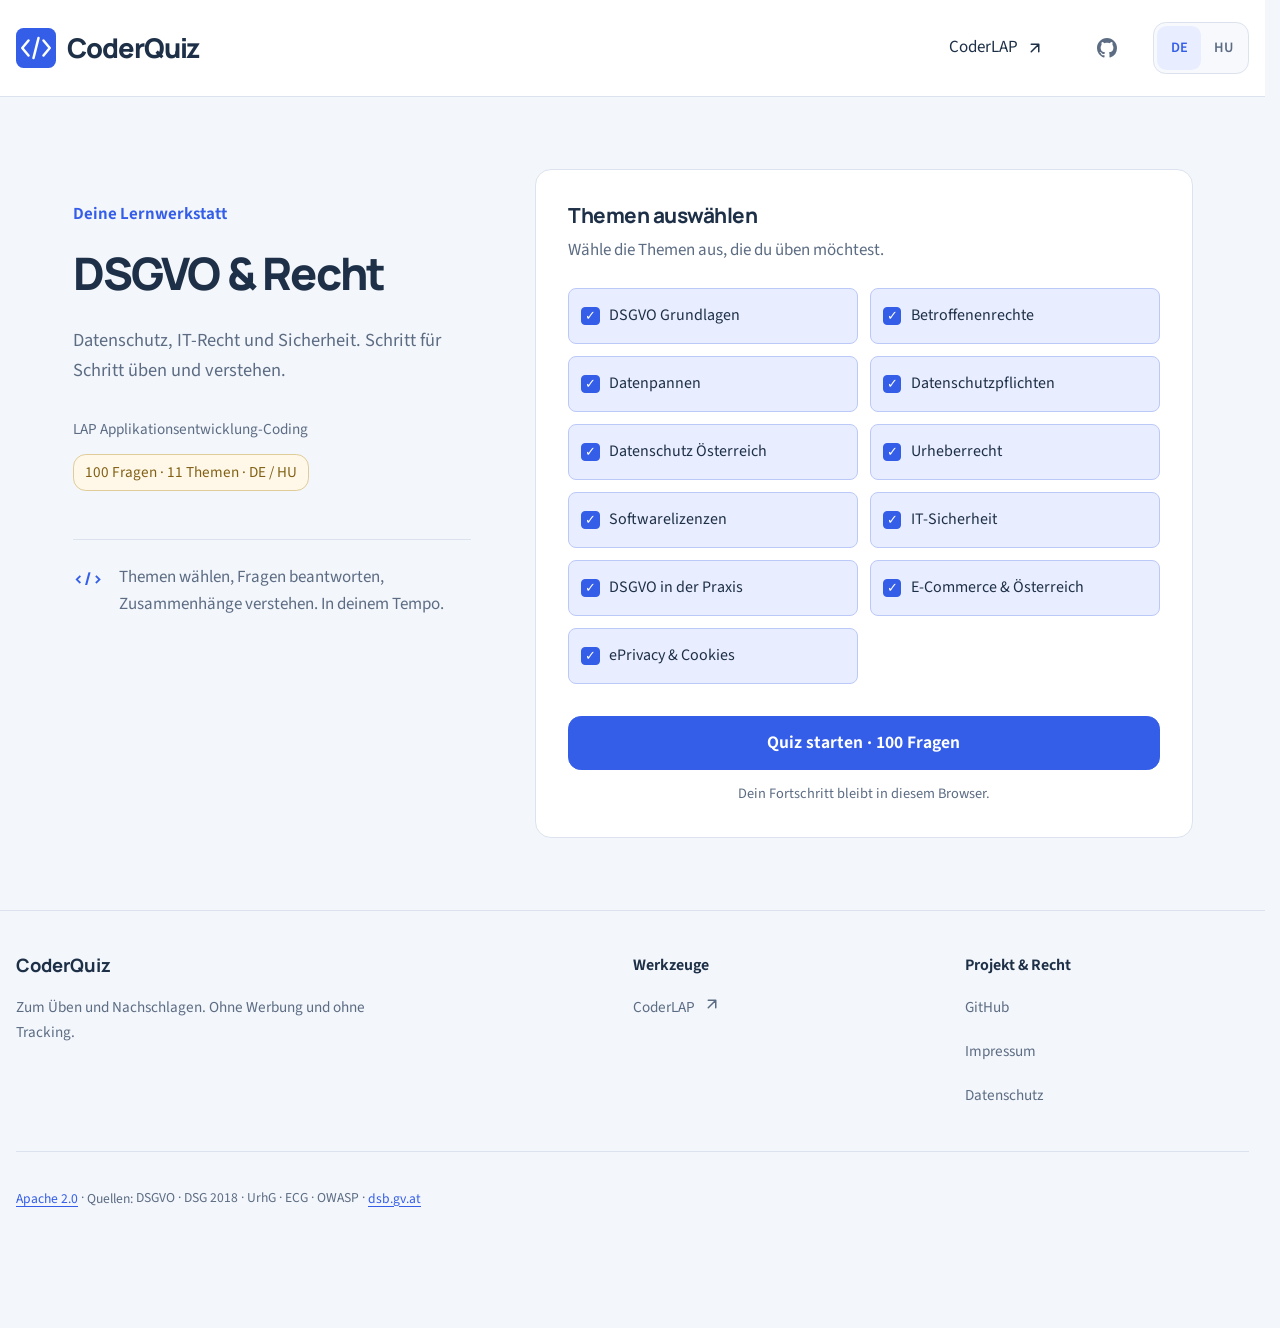
<file: index.html>
<!DOCTYPE html>
<html lang="de">
<head>
  <meta charset="UTF-8" />
  <meta name="viewport" content="width=device-width, initial-scale=1.0, viewport-fit=cover" />
  <meta name="theme-color" content="#f3f6fb" />
  <title>CoderQuiz – DSGVO LAP Applikationsentwicklung</title>
  <meta name="description" content="Lernquiz zur Vorbereitung auf die LAP Applikationsentwicklung-Coding: DSGVO, Urheberrecht, IT-Sicherheit, Österreich/EU-Recht." />
  <link rel="stylesheet" href="style.css" />
  <link rel="stylesheet" href="assets/workshop-frame.css" />
  <link rel="icon" href="favicon.ico" type="image/x-icon" sizes="16x16 32x32 48x48" />
  <link rel="icon" href="assets/logo.svg" type="image/svg+xml" sizes="any" />
  <link rel="apple-touch-icon" href="apple-touch-icon.png" sizes="180x180" />
</head>
<body>
  <header class="site-header">
    <div class="header-inner">
      <a id="logo-link" class="brand" href="#">
        <img src="assets/logo.svg" width="40" height="40" alt="" />
        <span>CoderQuiz</span>
      </a>
      <nav class="header-actions" aria-label="Navigation">
        <div class="frame-page-links">
          <!-- catalog navigation -->
          <a class="lap-link" data-lap-link href="https://coderlap.com">CoderLAP <svg class="frame-icon" viewBox="0 0 24 24" fill="none" stroke="currentColor" stroke-width="2" stroke-linecap="round" stroke-linejoin="round" aria-hidden="true"><path d="M7 7h10v10M7 17 17 7"/></svg></a>
        </div>
        <a class="github-link" href="https://github.com/goAuD/CoderQuiz" aria-label="GitHub">
          <svg class="site-github-icon" width="20" height="20" viewBox="0 0 16 16" fill="currentColor" aria-hidden="true">
              <path d="M8 0C3.58 0 0 3.58 0 8c0 3.54 2.29 6.53 5.47 7.59.4.07.55-.17.55-.38 0-.19-.01-.82-.01-1.49-2.01.37-2.53-.49-2.69-.94-.09-.23-.48-.94-.82-1.13-.28-.15-.68-.52-.01-.53.63-.01 1.08.58 1.23.82.72 1.21 1.87.87 2.33.66.07-.52.28-.87.51-1.07-1.78-.2-3.64-.89-3.64-3.95 0-.87.31-1.59.82-2.15-.08-.2-.36-1.02.08-2.12 0 0 .67-.21 2.2.82.64-.18 1.32-.27 2-.27s1.36.09 2 .27c1.53-1.04 2.2-.82 2.2-.82.44 1.1.16 1.92.08 2.12.51.56.82 1.27.82 2.15 0 3.07-1.87 3.75-3.65 3.95.29.25.54.73.54 1.48 0 1.07-.01 1.93-.01 2.2 0 .21.15.46.55.38A8.01 8.01 0 0016 8c0-4.42-3.58-8-8-8z"/>
            </svg>
        </a>
        <div class="lang-switcher" role="group" aria-label="Sprache / Nyelv">
          <button class="lang-btn" data-lang="de" lang="de" aria-label="Deutsch">DE</button>
          <button class="lang-btn" data-lang="hu" lang="hu" aria-label="Magyar">HU</button>
        </div>
      </nav>
    </div>
  </header>
  <!-- page content -->
  <section id="quiz-loading" class="loading-panel" aria-label="Quiz" hidden>
    <p id="quiz-loading-status" role="status">
      <span lang="de">Das Quiz wird geladen.</span>
      <span lang="hu" hidden>A kvíz betöltése folyamatban.</span>
    </p>
    <div id="quiz-loading-content" aria-busy="true">
      <div id="quiz-skeleton" class="loading-layout" aria-hidden="true">
        <div class="skeleton-intro">
          <div class="skeleton-bar skeleton-short"></div>
          <div class="skeleton-bar skeleton-title"></div>
          <div class="skeleton-bar"></div>
          <div class="skeleton-bar skeleton-short"></div>
        </div>
        <div class="card skeleton-card">
          <div class="skeleton-bar skeleton-title"></div>
          <div class="skeleton-bar skeleton-short"></div>
          <div class="topic-chips">
            <div class="skeleton-bar skeleton-control"></div>
            <div class="skeleton-bar skeleton-control"></div>
            <div class="skeleton-bar skeleton-control"></div>
            <div class="skeleton-bar skeleton-control"></div>
          </div>
          <div class="skeleton-bar skeleton-control"></div>
        </div>
      </div>
      <div id="quiz-load-error" class="card" hidden>
        <p role="alert">
          <span lang="de">Das Quiz konnte nicht geladen werden. Prüfe deine Verbindung und versuche es erneut.</span>
          <span lang="hu" hidden>Nem sikerült betölteni a kvízt. Ellenőrizd a kapcsolatot, majd próbáld újra.</span>
        </p>
        <button id="quiz-reload" class="primary-btn" type="button">
          <span lang="de">Erneut laden</span>
          <span lang="hu" hidden>Újratöltés</span>
        </button>
      </div>
    </div>
  </section>
  <p id="session-notice" class="session-notice" role="status" hidden></p>
  <main id="setup-screen" class="setup-layout hidden">
    <section class="setup-intro" aria-labelledby="module-title">
      <p class="eyebrow" data-i18n="workshopLabel"></p>
      <h1 id="module-title"></h1>
      <p class="subtitle" id="quiz-subtitle"></p>
      <div id="module-meta" class="module-meta"></div>
      <div class="practice-note">
        <span class="note-mark" aria-hidden="true">&lt;/&gt;</span>
        <p data-i18n="practiceNote"></p>
      </div>
    </section>
    <section class="card setup-card" aria-labelledby="setup-heading">
      <h2 id="setup-heading" tabindex="-1"></h2>
      <p id="setup-sub" class="setup-sub"></p>
      <div id="topic-chips" class="topic-chips" role="group" aria-labelledby="setup-heading"></div>
      <div class="setup-action">
        <button id="start-btn" class="primary-btn"></button>
        <p class="local-note" data-i18n="localNote"></p>
      </div>
    </section>
  </main>
  <main id="quiz-screen" class="card quiz-card hidden">
    <div class="meta-row">
      <span id="progress-text"></span>
      <span id="score-display"></span>
    </div>
    <div class="progress-track" role="progressbar" id="quiz-progress" aria-labelledby="progress-text" aria-valuemin="0">
      <div id="progress-bar" style="width:0%"></div>
    </div>
    <span class="topic-badge" id="topic-badge"></span>
    <h1 id="question-text" tabindex="-1"></h1>
    <div id="question-context"></div>
    <p class="answer-hint" data-i18n="answerHint"></p>
    <div id="answers-list" role="group" aria-labelledby="question-text"></div>
    <div id="explanation-box" class="hidden" role="status" aria-atomic="true">
      <strong id="feedback-heading"></strong>
      <p id="explanation-text"></p>
      <div id="explanation-source"></div>
    </div>
    <button id="next-btn" class="primary-btn hidden"></button>
    <button id="change-topics-btn" class="change-topics-btn" type="button" data-i18n="newRun"></button>
  </main>
  <main id="result-screen" class="card result-card hidden">
    <div class="result-header">
      <p class="eyebrow" data-i18n="workshopLabel"></p>
      <h1 id="result-heading" tabindex="-1"></h1>
      <svg class="score-ring" width="144" height="144" viewBox="0 0 120 120" aria-hidden="true">
        <circle class="ring-bg" cx="60" cy="60" r="54" />
        <circle id="score-circle" cx="60" cy="60" r="54" stroke-dasharray="339.3" stroke-dashoffset="339.3" />
        <text class="ring-text" x="60" y="57" text-anchor="middle" dominant-baseline="middle" id="ring-pct">0 %</text>
        <text class="ring-sub" x="60" y="73" text-anchor="middle" id="ring-sub-text"></text>
      </svg>
      <p class="score-numbers"><strong id="final-score"></strong> <span id="score-suffix"></span></p>
      <span id="grade-text" class="grade pass"></span>
    </div>
    <div class="wrong-section">
      <h2 id="wrong-heading"></h2>
      <div id="wrong-list"></div>
    </div>
    <button id="restart-btn" class="primary-btn"></button>
  </main>
  <noscript><p class="noscript-note">Bitte aktiviere JavaScript für das Quiz. / A kvízhez engedélyezd a JavaScriptet.</p></noscript>
  <!-- /page content -->
  <footer class="site-footer">
    <div class="footer-inner">
      <div class="footer-about">
        <a class="footer-brand" href="https://github.com/goAuD/CoderQuiz">CoderQuiz</a>
        <p data-i18n="footerNote"></p>
      </div>
      <div class="footer-group">
        <h2 data-i18n="toolsLabel"></h2>
        <a data-lap-link href="https://coderlap.com">CoderLAP <svg class="frame-icon" viewBox="0 0 24 24" fill="none" stroke="currentColor" stroke-width="2" stroke-linecap="round" stroke-linejoin="round" aria-hidden="true"><path d="M7 7h10v10M7 17 17 7"/></svg></a>
      </div>
      <div class="footer-group">
        <h2 data-i18n="projectLabel"></h2>
        <a href="https://github.com/goAuD/CoderQuiz">GitHub</a>
        <a data-legal-link="imprint" data-i18n="imprint" href="https://coderlap.com/imprint/">Impressum</a>
        <a data-legal-link="privacy" data-i18n="privacy" href="https://coderlap.com/privacy/">Datenschutz</a>
      </div>
      <p class="sources"><a href="LICENSE">Apache 2.0</a> · <span data-i18n="sourcesLabel"></span> DSGVO · DSG 2018 · UrhG · ECG · OWASP · <a href="https://www.dsb.gv.at">dsb.gv.at</a></p>
    </div>
  </footer>
  <button id="back-to-top" class="back-to-top" type="button" hidden aria-label="Zurück nach oben">
    <svg class="frame-icon" viewBox="0 0 24 24" fill="none" stroke="currentColor" stroke-width="2" stroke-linecap="round" stroke-linejoin="round" aria-hidden="true"><path d="m5 12 7-7 7 7M12 19V5"/></svg>
  </button>
  <script src="assets/page-effects.js"></script>
  <script src="i18n.js" defer data-quiz-resource></script>
  <script src="questions.js" defer data-quiz-resource></script>
  <script src="app.js" defer data-quiz-resource></script>
</body>
</html>
</file>
<file: style.css>
/* Local Latin and Latin Extended subsets; ranges follow each font cmap. */
@font-face {
  font-family: "Manrope";
  src: url("assets/fonts/manrope-xn7gYHE41ni1AdIRggexSg.woff2") format("woff2");
  font-style: normal;
  font-weight: 200 800;
  font-display: swap;
  unicode-range: U+000D, U+0020-007E, U+00A0-00FF, U+0102, U+0131, U+0152-0153, U+02C6, U+02DA, U+02DC, U+2013-2014, U+2018-201A, U+201C-201E, U+2022, U+2026, U+2039-203A, U+2044, U+20AC, U+2122, U+2191, U+2193, U+2212, U+2215;
}

@font-face {
  font-family: "Manrope";
  src: url("assets/fonts/manrope-xn7gYHE41ni1AdIRggmxSuXd.woff2") format("woff2");
  font-style: normal;
  font-weight: 200 800;
  font-display: swap;
  unicode-range: U+000D, U+0020, U+0041, U+00A0, U+00C1, U+0100-0113, U+0116-012B, U+012E-0130, U+0134-0137, U+0139-013E, U+0141-0148, U+014A-014D, U+0150-0151, U+0154-017E, U+0192, U+01A0-01A1, U+01AF-01B0, U+0218-021B, U+0259, U+02C7, U+02DD, U+1E80-1E85, U+1E9E, U+1EF2-1EF9, U+2020, U+20A3, U+20A9-20AB, U+20AE, U+20B1, U+20B4, U+20B9-20BA, U+20BD, U+20BF;
}

@font-face {
  font-family: "Source Sans 3";
  src: url("assets/fonts/source-sans-3-nwpStKy2OAdR1K-IwhWudF-R3w8aZQ.woff2") format("woff2");
  font-style: normal;
  font-weight: 200 800;
  font-display: swap;
  unicode-range: U+0020-007E, U+00A0-00FF, U+0131, U+0152-0153, U+02BB-02BC, U+02C6, U+02DA, U+02DC, U+0300-0301, U+0303-0304, U+0308-0309, U+0323, U+0329, U+2009, U+200B, U+2013-2014, U+2018-201A, U+201C-201E, U+2022, U+2026, U+2032-2033, U+2039-203A, U+2044, U+20AC, U+2122, U+2191, U+2193, U+2212, U+2215, U+FEFF;
}

@font-face {
  font-family: "Source Sans 3";
  src: url("assets/fonts/source-sans-3-nwpStKy2OAdR1K-IwhWudF-R3wEaZfrc.woff2") format("woff2");
  font-style: normal;
  font-weight: 200 800;
  font-display: swap;
  unicode-range: U+0020, U+0041-0042, U+00A0, U+0100-0130, U+0132-0151, U+0154-0181, U+0186, U+018A, U+018D-0190, U+0192-0194, U+0196-0197, U+019A-019B, U+019E, U+01A0-01A1, U+01AF-01B1, U+01B7, U+01BF-01C3, U+01CD-01DD, U+01E2-01E7, U+01EA-01EB, U+01EE-01F0, U+01F4-01F5, U+01F7-0201, U+0204-0205, U+0208-0209, U+020C-020D, U+0218-0220, U+0222-0223, U+0226-0227, U+0237, U+023A-023E, U+0241-0245, U+0248-0249, U+0250-027B, U+027D-0285, U+0287-0292, U+0294-0295, U+0298-0299, U+029B-029F, U+02A1-02A8, U+02B0-02B4, U+02B7-02B9, U+02BC-02C1, U+02C7-02CC, U+02D0-02D7, U+02DD-02DE, U+02E0-02E4, U+02ED, U+0300-0301, U+0303-0304, U+0308-0309, U+0323, U+0329, U+1D25, U+1D2C, U+1D2E, U+1D30-1D31, U+1D33-1D3A, U+1D3C, U+1D3E-1D43, U+1D47-1D4B, U+1D4D, U+1D4F-1D52, U+1D56-1D58, U+1D5B, U+1D6F-1D70, U+1D79, U+1D7B, U+1D7F, U+1D9C, U+1DA0, U+1DAC, U+1DAE, U+1DB0, U+1DBB, U+1DBF, U+1E02-1E03, U+1E06-1E07, U+1E0A-1E11, U+1E16-1E17, U+1E1E-1E2B, U+1E32-1E3B, U+1E3E-1E49, U+1E52-1E53, U+1E56-1E63, U+1E66-1E67, U+1E6A-1E6F, U+1E72-1E73, U+1E7E-1E85, U+1E8E-1E97, U+1E9E-1E9F, U+1EF2-1EF9, U+2020, U+20A1, U+20A3-20A4, U+20A6-20A7, U+20A9, U+20AB, U+20AE, U+20B1-20B2, U+20B4-20B5, U+20B8-20BA, U+20BD, U+2113, U+2C60-2C62, U+2C65-2C66, U+2C71, U+2C7D, U+A722-A725, U+A74E-A74F, U+A75A-A75B, U+A764-A765, U+A779-A787, U+A789, U+A7AD-A7AE, U+A7B3, U+A7B5, U+A7F2-A7F4;
}

/* Műhely: shared palette, type and radii from CoderLAP. No build or CDN. */
:root {
  color-scheme: light;
  --color-bg: #f3f6fb;
  --color-surface: #ffffff;
  --color-surface-raised: #e8eef8;
  --color-surface-soft: #f7f9fd;
  --color-text: #1e3047;
  --color-text-muted: #5c6c83;
  --color-accent: #345ee8;
  --color-accent-hover: #2549c5;
  --color-accent-soft: #e8edff;
  --color-accent-border: #bbc9f8;
  --color-border: #dce3ee;
  --color-correct: #246647;
  --color-correct-soft: #eef8f2;
  --color-incorrect: #a13937;
  --color-incorrect-soft: #fff3f0;
  --color-progress: #806014;
  --color-progress-soft: #fff8e8;
  --color-progress-border: #e0cc99;
  --font-body: "Source Sans 3", "Segoe UI", sans-serif;
  --font-heading: "Manrope", "Segoe UI", sans-serif;
  --radius-sm: .5rem;
  --radius-md: .8rem;
  --radius-lg: 1rem;
  --space-1: .25rem;
  --space-2: .5rem;
  --space-3: .75rem;
  --space-4: 1rem;
  --space-5: 1.5rem;
  --space-6: 2rem;
  --space-7: 3rem;
  --touch-target: 2.75rem;
  --content-width: 70rem;
  --motion-reveal-duration: 360ms;
  --motion-reveal-offset: .375rem;
  --motion-ease: cubic-bezier(.2, .7, .3, 1);
  --motion-skeleton-duration: 1400ms;
  --page-left: max(1.25rem, env(safe-area-inset-left, 0px));
  --page-right: max(1.25rem, env(safe-area-inset-right, 0px));
  --floating-button-bottom: calc(var(--space-4) + env(safe-area-inset-bottom, 0px));
  --floating-button-clearance: calc(var(--touch-target) + var(--floating-button-bottom) + var(--space-4));
}
*, *::before, *::after {
  box-sizing: border-box;
}
html {
  scrollbar-gutter: stable;
}
body {
  margin: 0;
  min-width: 0;
  min-height: 100vh;
  display: flex;
  flex-direction: column;
  background: var(--color-bg);
  color: var(--color-text);
  font: 1.0625rem/1.6 var(--font-body);
  text-rendering: optimizeLegibility;
}
button, a {
  -webkit-tap-highlight-color: transparent;
  touch-action: manipulation;
}
button {
  font: inherit;
  cursor: pointer;
}
button:disabled {
  cursor: default;
}
a {
  color: var(--color-accent);
  text-underline-offset: .2em;
}
:focus-visible {
  outline: 3px solid var(--color-accent);
  outline-offset: 4px;
}
[tabindex="-1"]:focus {
  outline: none;
}
h1, h2, h3, p {
  margin: 0;
}
h1, h2, h3 {
  font-family: var(--font-heading);
  line-height: 1.3;
}
h1 {
  font-size: clamp(1.8rem, 3.6vw, 2.8rem);
  font-weight: 800;
  letter-spacing: -.04em;
}
h2 {
  font-size: 1.3rem;
  font-weight: 750;
  letter-spacing: -.025em;
}
.hidden, [hidden] {
  display: none !important;
}
.site-header {
  background: var(--color-surface);
  border-bottom: 1px solid var(--color-border);
  padding-top: env(safe-area-inset-top, 0px);
}
.header-inner, .footer-inner {
  width: 100%;
  margin-inline: auto;
  padding-inline: var(--page-left) var(--page-right);
}
.header-inner {
  min-height: 6rem;
  display: flex;
  align-items: center;
  justify-content: space-between;
  gap: var(--space-5);
  padding-block: var(--space-4);
}
.brand {
  display: inline-flex;
  align-items: center;
  gap: .7rem;
  font: 800 1.7rem/1.2 var(--font-heading);
  color: var(--color-text);
  text-decoration: none;
  letter-spacing: -.04em;
}
.brand img {
  flex: none;
}
.header-actions {
  display: flex;
  align-items: center;
  gap: var(--space-5);
}
.lap-link {
  text-decoration: none;
  font-weight: 600;
  min-height: var(--touch-target);
  display: flex;
  align-items: center;
  gap: var(--space-2);
}
.github-link {
  display: grid;
  place-items: center;
  width: var(--touch-target);
  height: var(--touch-target);
  color: var(--color-text-muted);
  border-radius: var(--radius-sm);
}
.lang-switcher {
  display: flex;
  background: var(--color-surface-soft);
  border: 1px solid var(--color-border);
  border-radius: var(--radius-md);
  padding: 3px;
}
.lang-btn {
  min-width: var(--touch-target);
  min-height: var(--touch-target);
  border: 0;
  border-radius: .6rem;
  color: var(--color-text-muted);
  background: transparent;
  font-weight: 600;
  font-size: .9rem;
}
.lang-btn.active {
  color: var(--color-accent);
  background: var(--color-accent-soft);
}
.setup-layout {
  display: grid;
  grid-template-columns: minmax(0, .85fr) minmax(0, 1.4fr);
  gap: clamp(2rem, 5vw, 4.5rem);
  width: 100%;
  max-width: calc(var(--content-width) + var(--page-left) + var(--page-right));
  margin: 4.5rem auto;
  padding-inline: var(--page-left) var(--page-right);
  align-items: start;
}
.setup-intro {
  padding-top: var(--space-6);
}
.eyebrow {
  color: var(--color-accent);
  font-weight: 650;
  margin-bottom: var(--space-4);
}
.subtitle {
  color: var(--color-text-muted);
  margin-top: var(--space-5);
  max-width: 32ch;
  font-size: 1.15rem;
}
.module-meta {
  display: flex;
  flex-direction: column;
  align-items: flex-start;
  gap: var(--space-3);
  margin-top: var(--space-6);
}
.module-badge {
  color: var(--color-text-muted);
  font-size: .95rem;
}
.module-stats-text {
  color: var(--color-progress);
  background: var(--color-progress-soft);
  border: 1px solid var(--color-progress-border);
  padding: .35rem .7rem;
  border-radius: var(--radius-md);
  font-size: .95rem;
}
.practice-note {
  border-top: 1px solid var(--color-border);
  margin-top: var(--space-7);
  padding-top: var(--space-5);
  display: flex;
  gap: var(--space-4);
  align-items: start;
  color: var(--color-text-muted);
}
.note-mark {
  flex: none;
  color: var(--color-accent);
  font: 700 1.1rem/1.6 var(--font-heading);
}
.card {
  background: var(--color-surface);
  border: 1px solid var(--color-border);
  border-radius: var(--radius-lg);
  padding: var(--space-6);
  min-width: 0;
}
.setup-sub {
  color: var(--color-text-muted);
  margin-top: var(--space-2);
  margin-bottom: var(--space-5);
}
.topic-chips {
  display: grid;
  grid-template-columns: repeat(2, minmax(0, 1fr));
  gap: var(--space-3);
}
.topic-chip {
  position: relative;
  display: flex;
  align-items: center;
  gap: .6rem;
  padding: .75rem;
  min-height: 3.5rem;
  text-align: left;
  background: var(--color-surface-soft);
  border: 1px solid var(--color-border);
  border-radius: var(--radius-sm);
  color: var(--color-text-muted);
  font-size: 1rem;
  line-height: 1.35;
}
.topic-chip::before {
  content: "";
  display: grid;
  place-items: center;
  flex: 0 0 1.15rem;
  height: 1.15rem;
  border: 1px solid var(--color-text-muted);
  border-radius: .25rem;
  font-size: .8rem;
}
.topic-chip.active {
  color: var(--color-text);
  background: var(--color-accent-soft);
  border-color: var(--color-accent-border);
}
.topic-chip.active::before {
  content: "✓";
  background: var(--color-accent);
  color: #fff;
  border-color: var(--color-accent);
}
.setup-action {
  margin-top: var(--space-6);
}
.primary-btn {
  display: block;
  width: 100%;
  min-height: 3.25rem;
  padding: .75rem 1.25rem;
  border: 1px solid var(--color-accent);
  border-radius: var(--radius-md);
  background: var(--color-accent);
  color: #fff;
  font-weight: 650;
  font-size: 1.1rem;
  transition: background-color 140ms ease;
}
.local-note {
  text-align: center;
  margin-top: var(--space-3);
  color: var(--color-text-muted);
  font-size: .9rem;
}
.quiz-card, .result-card {
  width: calc(100% - var(--page-left) - var(--page-right));
  max-width: 50rem;
  margin: var(--space-7) auto;
  padding: clamp(1.25rem, 4vw, 3rem);
}
.meta-row {
  display: flex;
  justify-content: space-between;
  flex-wrap: wrap;
  gap: var(--space-2);
  font-size: .95rem;
  color: var(--color-text-muted);
}
#score-display {
  color: var(--color-progress);
  font-weight: 600;
}
.progress-track {
  margin-top: var(--space-3);
  height: 6px;
  border-radius: 3px;
  background: var(--color-surface-raised);
  overflow: hidden;
}
#progress-bar {
  height: 100%;
  background: var(--color-accent);
  border-radius: inherit;
  transition: width 220ms ease;
}
.topic-badge {
  display: inline-block;
  margin-top: var(--space-6);
  color: var(--color-accent);
  font-weight: 600;
  font-size: .95rem;
}
#question-text {
  font-size: clamp(1.35rem, 2.8vw, 1.8rem);
  line-height: 1.45;
  letter-spacing: -.025em;
  margin-top: var(--space-3);
  scroll-margin-top: var(--space-5);
}
.answer-hint {
  color: var(--color-text-muted);
  margin-block: var(--space-3) var(--space-5);
  font-size: .95rem;
}
#answers-list {
  display: flex;
  flex-direction: column;
  gap: var(--space-3);
}
.answer-btn {
  display: flex;
  align-items: flex-start;
  gap: var(--space-4);
  width: 100%;
  padding: var(--space-4);
  text-align: left;
  color: var(--color-text);
  background: var(--color-surface-soft);
  border: 1px solid var(--color-border);
  border-radius: var(--radius-md);
  line-height: 1.55;
}
.answer-label {
  display: grid;
  place-items: center;
  flex: 0 0 1.8rem;
  height: 1.8rem;
  border: 1px solid var(--color-border);
  border-radius: .4rem;
  font-size: .85rem;
  font-weight: 650;
  background: var(--color-surface);
}
.answer-content {
  flex: 1;
  min-width: 0;
}
.answer-status {
  display: block;
  margin-top: var(--space-2);
  font-weight: 650;
  font-size: .9rem;
}
.answer-btn.correct {
  border-color: var(--color-correct);
  background: var(--color-correct-soft);
}
.answer-btn.wrong {
  border-color: var(--color-incorrect);
  background: var(--color-incorrect-soft);
}
.correct .answer-status {
  color: var(--color-correct);
}
.wrong .answer-status {
  color: var(--color-incorrect);
}
#explanation-box {
  margin-top: var(--space-5);
  padding: var(--space-5);
  border-left: 3px solid var(--color-accent);
  border-radius: 0 var(--radius-sm) var(--radius-sm) 0;
  background: var(--color-accent-soft);
}
#feedback-heading {
  display: block;
  margin-bottom: var(--space-2);
}
#next-btn, #restart-btn {
  margin-top: var(--space-6);
}
.result-header {
  text-align: center;
}
.score-ring {
  display: block;
  margin: var(--space-6) auto var(--space-5);
}
.ring-bg, #score-circle {
  fill: none;
  stroke-width: 6;
}
.ring-bg {
  stroke: var(--color-surface-raised);
}
#score-circle {
  stroke: var(--color-accent);
  stroke-linecap: round;
  transform: rotate(-90deg);
  transform-origin: center;
  transition: stroke-dashoffset 500ms ease;
}
.ring-text {
  fill: var(--color-text);
  font: 800 24px var(--font-heading);
}
.ring-sub {
  fill: var(--color-text-muted);
  font: 12px var(--font-body);
}
.score-numbers {
  color: var(--color-text-muted);
}
.score-numbers strong {
  color: var(--color-text);
  font-size: 1.3rem;
}
.grade {
  display: inline-block;
  margin-top: var(--space-3);
  font-weight: 650;
}
.grade.pass {
  color: var(--color-correct);
}
.grade.ok, .grade.fail {
  color: var(--color-text-muted);
}
.wrong-section {
  margin-top: var(--space-7);
  padding-top: var(--space-6);
  border-top: 1px solid var(--color-border);
}
.wrong-item {
  margin-top: var(--space-5);
  padding: var(--space-5);
  background: var(--color-surface-soft);
  border: 1px solid var(--color-border);
  border-radius: var(--radius-md);
}
.wi-question {
  font-weight: 650;
  margin-bottom: var(--space-3);
}
.wi-given {
  color: var(--color-text-muted);
  margin-bottom: var(--space-2);
}
.wi-correct {
  color: var(--color-correct);
}
.wi-explanation {
  margin-top: var(--space-3);
}
.question-code::before {
  content: attr(data-language);
  display: block;
  margin-bottom: var(--space-2);
  font: 600 .75rem/1.4 var(--font-body);
  color: var(--color-text-muted);
}

.question-code {
  max-width: 100%;
  overflow-x: auto;
  margin-block: var(--space-4);
  padding: var(--space-4);
  border: 1px solid var(--color-border);
  border-radius: var(--radius-md);
  background: var(--color-bg);
  color: var(--color-text);
  font: .9rem/1.65 ui-monospace, Consolas, monospace;
  tab-size: 2;
}
.question-source {
  display: inline-block;
  margin-top: var(--space-3);
}
.wi-label {
  font-weight: 650;
}
.all-correct {
  margin-top: var(--space-4);
  color: var(--color-correct);
}
.site-footer {
  margin-top: auto;
  border-top: 1px solid var(--color-border);
  padding-block: var(--space-6) var(--floating-button-clearance);
  color: var(--color-text-muted);
  font-size: .95rem;
}
.back-to-top {
  position: fixed;
  right: var(--page-right);
  bottom: var(--floating-button-bottom);
  z-index: 20;
  display: grid;
  place-items: center;
  width: var(--touch-target);
  height: var(--touch-target);
  border: 1px solid var(--color-border);
  border-radius: 50%;
  background: var(--color-surface-raised);
  color: var(--color-text-muted);
  box-shadow: 0 2px 8px rgb(30 48 71 / 8%);
  cursor: pointer;
}
.back-to-top[hidden] { display: none; }
.back-to-top:hover, .back-to-top:focus-visible {
  color: var(--color-text);
  border-color: var(--color-accent-border);
}
.footer-inner {
  display: grid;
  grid-template-columns: 2fr 1fr 1fr;
  gap: var(--space-5) var(--space-7);
}
.footer-brand {
  font: 750 1.15rem var(--font-heading);
  text-decoration: none;
  color: var(--color-text);
}
.footer-about p {
  max-width: 38ch;
  margin-top: var(--space-2);
}
.footer-group {
  display: flex;
  flex-direction: column;
  align-items: flex-start;
}
.footer-group h2 {
  color: var(--color-text);
  font: 650 1rem var(--font-body);
  margin-bottom: var(--space-2);
}
.footer-group a {
  display: inline-flex;
  align-items: center;
  min-height: var(--touch-target);
  gap: var(--space-2);
}
.sources {
  grid-column: 1 / -1;
  border-top: 1px solid var(--color-border);
  padding-top: var(--space-5);
  font-size: .85rem;
}
.noscript-note {
  margin: var(--space-7) auto;
  padding-inline: var(--page-left) var(--page-right);
}
.session-notice {
  margin: var(--space-5) auto 0;
  padding-inline: var(--page-left) var(--page-right);
  max-width: 70rem;
  color: var(--color-text-muted);
}
@media (hover: hover) {
  .primary-btn:hover {
    background: var(--color-accent-hover);
  }
  .topic-chip:hover, .answer-btn:not(:disabled):hover {
    border-color: var(--color-accent);
  }
  .github-link:hover {
    color: var(--color-accent);
    background: var(--color-accent-soft);
  }
  .lap-link:hover {
    text-decoration: underline;
  }
}
@media (max-width: 900px) {
  .setup-layout {
    grid-template-columns: 1fr;
    gap: var(--space-6);
    margin-block: var(--space-6);
    max-width: 44rem;
  }
  .setup-intro {
    padding-top: 0;
  }
  .subtitle {
    max-width: 50ch;
    margin-top: var(--space-3);
  }
  .module-meta {
    margin-top: var(--space-4);
    gap: var(--space-2);
  }
  .practice-note {
    display: none;
  }
}
@media (max-width: 560px) {
  .header-inner {
    display: grid;
    grid-template-columns: 1fr auto;
    gap: var(--space-3) var(--space-2);
  }
  .brand {
    font-size: 1.5rem;
    grid-column: 1 / -1;
    grid-row: 1;
    justify-self: start;
  }
  .header-actions {
    display: contents;
  }
  .github-link {
    grid-column: 2;
    grid-row: 1;
    justify-self: end;
  }
  .lap-link {
    grid-column: 1;
    grid-row: 2;
    justify-self: start;
  }
  .lang-switcher {
    grid-column: 2;
    grid-row: 2;
    justify-self: end;
  }
  .setup-card {
    padding: var(--space-5);
  }
  .topic-chips {
    grid-template-columns: 1fr;
    gap: var(--space-2);
  }
  .topic-chip {
    min-height: var(--touch-target);
  }
  .quiz-card, .result-card {
    margin-block: var(--space-5);
  }
  .answer-btn {
    padding: var(--space-3);
    gap: var(--space-3);
  }
  .footer-inner {
    grid-template-columns: 1fr 1fr;
    gap: var(--space-5);
  }
  .footer-about {
    grid-column: 1 / -1;
  }
}
/* Same motion tokens as CoderLAP. Nothing is hidden while waiting for JavaScript. */
@media screen and (prefers-reduced-motion: no-preference) {
  .workshop-reveal {
    animation: workshop-reveal var(--motion-reveal-duration) var(--motion-ease);
  }
  .skeleton-bar {
    animation: workshop-skeleton var(--motion-skeleton-duration) ease-in-out infinite;
  }
}
@keyframes workshop-reveal {
  from { opacity: .65; transform: translateY(var(--motion-reveal-offset)); }
  to { opacity: 1; transform: translateY(0); }
}
@keyframes workshop-skeleton {
  50% { opacity: .45; }
}
@media (prefers-reduced-motion: reduce) {
  *, *::before, *::after {
    animation: none !important;
    transition: none !important;
    scroll-behavior: auto !important;
  }
}

.loading-panel {
  width: min(var(--content-width), calc(100% - var(--page-left) - var(--page-right)));
  margin: 3rem auto 4.5rem;
}
#quiz-loading-status { color: var(--color-text-muted); margin-bottom: var(--space-5); }
.loading-layout {
  display: grid;
  grid-template-columns: minmax(0, .85fr) minmax(0, 1.4fr);
  gap: clamp(2rem, 5vw, 4.5rem);
  align-items: start;
}
.skeleton-intro, .skeleton-card { display: grid; gap: var(--space-5); }
.skeleton-intro { padding-top: var(--space-6); }
.skeleton-bar { height: 1rem; border-radius: var(--radius-md); background: var(--color-surface-raised); }
.skeleton-short { width: 65%; }
.skeleton-title { height: 2.5rem; }
.skeleton-control { height: var(--touch-target); }
#quiz-load-error { max-width: 40rem; }
#quiz-reload { margin-top: var(--space-5); }
@media (max-width: 900px) {
  .loading-layout { grid-template-columns: 1fr; gap: var(--space-6); }
  .skeleton-intro { padding-top: 0; }
  .loading-panel { margin-block: var(--space-6); }
}

/* The catalogue uses the same local tokens and shared frame as the quiz. */
.change-topics-btn {
  display: block; margin: 1.25rem auto 0; min-height: 2.75rem; padding: .5rem .75rem;
  border: 0; background: transparent; color: var(--color-accent); text-decoration: underline;
  text-underline-offset: .2em;
}
.catalog {
  width: min(70rem, calc(100% - 2rem));
  margin: 3.5rem auto 4rem;
  flex: 1;
}
.catalog-intro { max-width: 48rem; margin-bottom: 2.5rem; }
.catalog-intro h1 { margin-block: .7rem 1rem; }
.catalog-summary { margin-top: 1.5rem; color: var(--color-accent); font-weight: 600; }
.catalog-section-heading { margin-bottom: 1.25rem; }
.catalog-section-heading p { margin-top: .5rem; color: var(--color-text-muted); }
.bank-grid { display: grid; grid-template-columns: repeat(2, minmax(0, 1fr)); gap: 1.25rem; }
.bank-card {
  display: flex; flex-direction: column; align-items: flex-start; min-width: 0;
  padding: 1.75rem; border: 1px solid var(--color-border); border-radius: 1.25rem;
  background: var(--color-surface);
}
.bank-card h3 { font-size: 1.3rem; letter-spacing: -.025em; }
.bank-description { color: var(--color-text-muted); margin-block: .75rem 1rem; }
.bank-meta { font-size: .95rem; color: var(--color-text-muted); margin-top: auto; }
.bank-open {
  display: inline-flex; align-items: center; gap: .75rem;
  min-height: 2.75rem; margin-top: 1rem; font-weight: 600;
}
.catalog-local-note { margin-top: 2rem; color: var(--color-text-muted); max-width: 46rem; }
.sr-only { position: absolute; width: 1px; height: 1px; padding: 0; margin: -1px; overflow: hidden; clip-path: inset(50%); white-space: nowrap; border: 0; }
@media (max-width: 40rem) {
  .catalog { margin-block: 2rem 3rem; }
  .bank-grid { grid-template-columns: 1fr; }
  .bank-card { padding: 1.25rem; }
}
</file>
<file: assets/workshop-frame.css>
/* Műhely frame v1. Canonical: CoderLAP/site/assets/css/workshop-frame.css.
   Keep the copies in CoderQuiz/assets and CoderCoaster/assets identical.
   Only the page frame is shared; each app owns its content and navigation. */
:root {
  --frame-left: max(1rem, env(safe-area-inset-left, 0px));
  --frame-right: max(1rem, env(safe-area-inset-right, 0px));
  --frame-bottom: calc(1rem + env(safe-area-inset-bottom, 0px));
  --frame-touch: 2.75rem;
}
:is(.site-topbar, .site-header), .site-footer {
  font: 400 1.0625rem/1.6 var(--font-body);
  letter-spacing: normal;
}
:is(.site-topbar, .site-header) {
  position: sticky;
  top: 0;
  z-index: 10;
  padding: env(safe-area-inset-top, 0px) 0 0;
  background: var(--color-surface);
  border-bottom: 1px solid var(--color-border);
}
:is(.site-topbar__inner, .header-inner, .site-footer__inner, .footer-inner) {
  box-sizing: border-box;
  width: 100%;
  max-width: none;
  margin: 0 auto;
  padding-inline: var(--frame-left) var(--frame-right);
}
:is(.site-topbar__inner, .header-inner) {
  display: grid;
  grid-template-columns: auto minmax(0, 1fr);
  align-items: center;
  gap: 1rem;
  min-height: 6rem;
  padding-block: 1rem;
}
:is(.site-brand, .brand) {
  display: inline-flex;
  align-items: center;
  justify-content: center;
  min-height: var(--frame-touch);
  gap: .7rem;
  color: var(--color-text);
  font: 800 1.7rem/1.6 var(--font-heading);
  letter-spacing: -.04em;
  text-decoration: none;
}
.site-brand__row { display: inline-flex; align-items: center; gap: .7rem; }
.site-brand__title { font: inherit; color: inherit; letter-spacing: inherit; }
:is(.site-brand__icon, .brand img) { display: block; flex: none; width: 40px; height: 40px; }
:is(.site-topbar__nav, .header-actions) {
  display: flex;
  flex-wrap: wrap;
  justify-content: flex-end;
  justify-self: end;
  align-items: center;
  gap: 1.5rem;
}
:is(.site-page-links, .frame-page-links) {
  display: flex;
  flex-wrap: wrap;
  align-items: center;
  gap: .5rem;
}
:is(.site-topbar, .site-header) :is(.site-nav-link, .lap-link) {
  display: inline-flex;
  align-items: center;
  justify-content: center;
  gap: .5rem;
  min-height: var(--frame-touch);
  padding: .7rem 1rem;
  border: 1px solid transparent;
  border-radius: .8rem;
  font: inherit;
  color: var(--color-text);
  text-decoration: none;
}
:is(.site-topbar, .site-header) :is(.site-nav-link, .lap-link):hover {
  color: var(--color-accent);
  background: var(--color-accent-soft, #e8edff);
}
:is(.site-topbar, .site-header) .site-nav-link[aria-current="page"] {
  color: var(--color-accent);
  border-color: var(--color-accent-border, #bbc9f8);
  background: var(--color-accent-soft, #e8edff);
}
:is(.site-github-link, .github-link) {
  display: inline-flex;
  align-items: center;
  justify-content: center;
  justify-self: end;
  width: var(--frame-touch);
  height: var(--frame-touch);
  min-width: var(--frame-touch);
  padding: .35rem;
  color: var(--color-text-muted);
  border-radius: .5rem;
  text-decoration: none;
}
:is(.site-github-link, .github-link) svg { display: block; width: 20px; height: 20px; flex: none; }
:is(.site-topbar, .site-header) .lang-switcher {
  display: inline-flex;
  align-items: center;
  gap: 0;
  margin: 0;
  padding: 3px;
  background: var(--color-surface-soft, #f7f9fd);
  border: 1px solid var(--color-border);
  border-radius: .8rem;
}
:is(.site-topbar, .site-header) :is(.lang-switcher__item, .lang-btn) {
  box-sizing: border-box;
  display: inline-flex;
  align-items: center;
  justify-content: center;
  min-width: var(--frame-touch);
  min-height: var(--frame-touch);
  padding: .35rem .65rem;
  border: 0;
  border-radius: .6rem;
  font: 600 .9rem/1.6 var(--font-body);
  color: var(--color-text-muted);
  background: transparent;
  text-decoration: none;
}
:is(.site-topbar, .site-header) :is(.lang-switcher__item--active, .lang-btn.active) {
  color: var(--color-accent);
  background: var(--color-accent-soft, #e8edff);
}
.frame-icon { display: inline-block; flex: none; width: 18px; height: 18px; vertical-align: middle; }
.site-footer {
  border-top: 1px solid var(--color-border);
  background: var(--color-bg);
  color: var(--color-text-muted);
  font-size: .95rem;
  padding: 0 0 calc(var(--frame-bottom) + var(--frame-touch) + 1rem);
}
:is(.site-footer__inner, .footer-inner) {
  display: grid;
  grid-template-columns: minmax(0, 2fr) repeat(2, minmax(0, 1fr));
  align-items: start;
  gap: 1.5rem 3rem;
  padding-block: 2rem;
}
.site-footer :is(.site-footer__brand, .footer-about, .site-footer__group, .footer-group) { min-width: 0; }
.site-footer :is(.site-footer__meta, .footer-brand) {
  color: var(--color-text);
  font: 750 1.15rem/1.5rem var(--font-heading);
  letter-spacing: normal;
  text-decoration: none;
}
.site-footer :is(.site-footer__note, .footer-about p) { max-width: 38ch; margin: .5rem 0 0; }
.site-footer :is(.site-footer__group, .footer-group) {
  display: flex;
  flex-direction: column;
  align-items: flex-start;
}
.site-footer :is(.site-footer__group, .footer-group) h2 {
  display: flex;
  align-items: center;
  min-height: var(--frame-touch);
  margin: 0 0 .5rem;
  color: var(--color-text);
  font: 650 1rem/1.5rem var(--font-body);
  letter-spacing: normal;
}
.site-footer a {
  display: inline-flex;
  flex-wrap: wrap;
  align-items: center;
  min-height: var(--frame-touch);
  max-width: 100%;
  gap: .5rem;
  overflow-wrap: anywhere;
}
.site-footer :is(.site-footer__links, .footer-links) {
  display: flex;
  flex-direction: column;
  align-items: flex-start;
  gap: 0;
}
.site-footer :is(.site-footer__links, .footer-group) a {
  align-items: flex-start;
  color: var(--color-text-muted);
  text-decoration: none;
}
.site-footer :is(.site-footer__tool, .footer-tool) {
  flex-direction: column;
  align-items: flex-start;
  justify-content: flex-start;
  gap: 0;
}
.site-footer small { color: var(--color-text-muted); font-size: .85em; }
.site-footer a:hover { color: var(--color-text); text-decoration: underline; }
.site-footer :is(.site-footer__sources, .sources) {
  grid-column: 1 / -1;
  border-top: 1px solid var(--color-border);
  margin: 0;
  padding-top: 1.5rem;
  font: 400 .85rem/1.6 var(--font-body);
}
.site-footer :is(.site-footer__sources, .sources) a { color: var(--color-accent); text-underline-offset: .2em; }
:is(.site-topbar, .site-header, .site-footer) :is(a, button):focus-visible {
  outline: 3px solid var(--color-accent);
  outline-offset: 4px;
}
:is(.site-topbar, .site-header, .site-footer) :is(a, button) {
  -webkit-tap-highlight-color: transparent;
  touch-action: manipulation;
}
#module-title, #setup-heading, #question-text, #result-heading, #game {
  scroll-margin-top: calc(7rem + env(safe-area-inset-top, 0px));
}
@media (max-width: 35rem) {
  #module-title, #setup-heading, #question-text, #result-heading, #game {
    scroll-margin-top: calc(10rem + env(safe-area-inset-top, 0px));
  }
  :is(.site-topbar__inner, .header-inner) {
    grid-template-columns: minmax(0, 1fr) auto;
    gap: .75rem .5rem;
    grid-template-rows: var(--frame-touch) minmax(3.25rem, auto);
  }
  :is(.site-topbar__nav, .header-actions) { display: contents; }
  :is(.site-brand, .brand) {
    grid-column: 1;
    grid-row: 1;
    justify-self: start;
    font-size: 1.5rem;
  }
  :is(.site-page-links, .frame-page-links) { grid-column: 1; grid-row: 2; }
  :is(.site-github-link, .github-link) { grid-column: 2; grid-row: 1; justify-self: end; }
  :is(.site-topbar, .site-header) .lang-switcher {
    grid-column: 2;
    grid-row: 2;
    justify-self: end;
    align-self: start;
  }
  :is(.site-topbar, .site-header) :is(.site-nav-link, .lap-link) { padding: .5rem .65rem; }
  :is(.site-footer__inner, .footer-inner) { grid-template-columns: repeat(2, minmax(0, 1fr)); gap: 1.5rem; }
  :is(.site-footer__brand, .footer-about) { grid-column: 1 / -1; }
}
@media (max-width: 22.5rem) {
  :is(.site-brand, .brand) { font-size: 1.3rem; }
}
@media print {
  :is(.site-topbar, .site-header) { position: static; }
}
</file>
